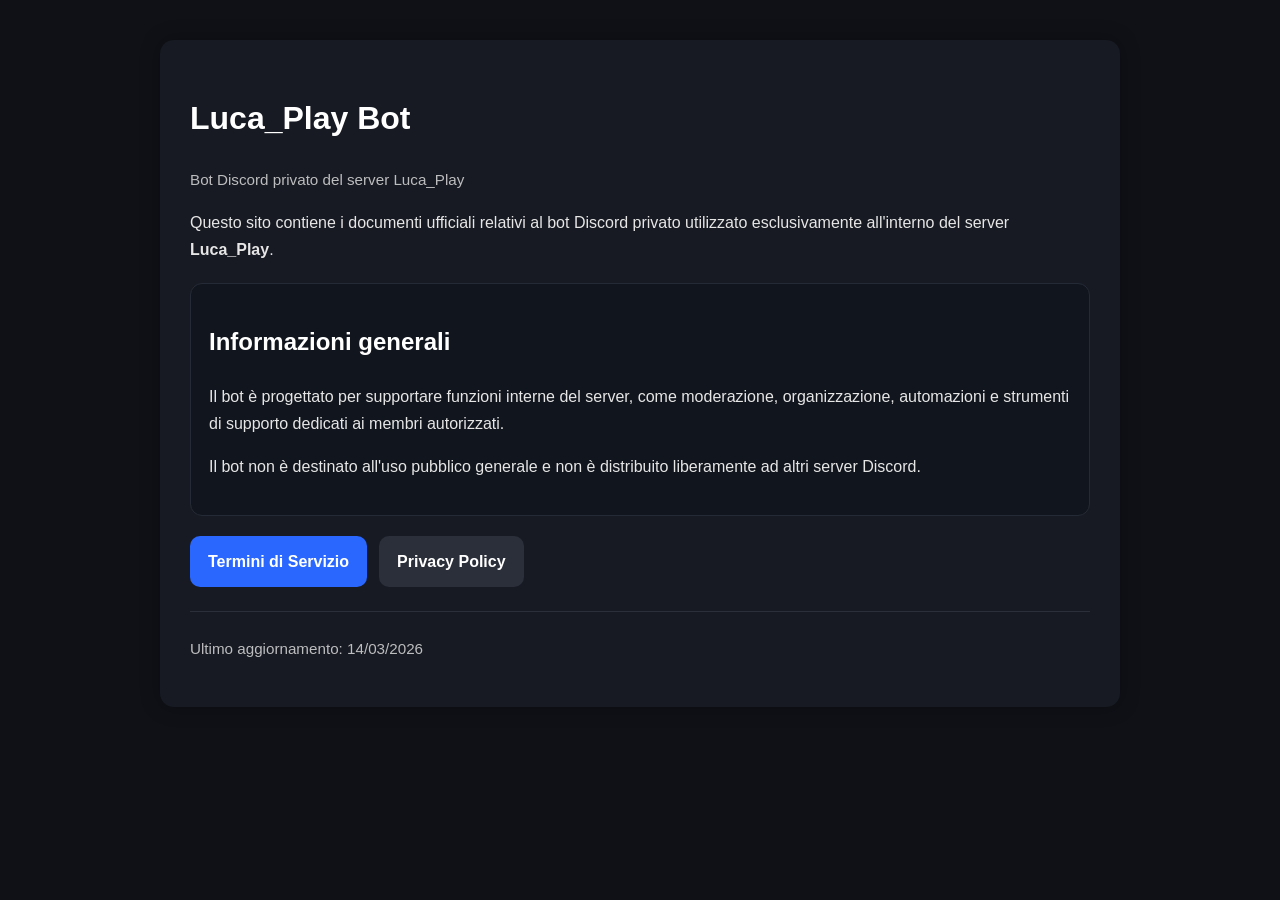
<file: index.html>
<!DOCTYPE html>
<html lang="it">
<head>
  <meta charset="UTF-8" />
  <meta name="viewport" content="width=device-width, initial-scale=1.0" />
  <title>Luca_Play Bot</title>
  <link rel="stylesheet" href="styles.css" />
</head>
<body>
  <div class="container">
    <h1>Luca_Play Bot</h1>
    <p class="small">Bot Discord privato del server Luca_Play</p>

    <p>
      Questo sito contiene i documenti ufficiali relativi al bot Discord privato
      utilizzato esclusivamente all'interno del server <strong>Luca_Play</strong>.
    </p>

    <div class="card">
      <h2>Informazioni generali</h2>
      <p>
        Il bot è progettato per supportare funzioni interne del server, come moderazione,
        organizzazione, automazioni e strumenti di supporto dedicati ai membri autorizzati.
      </p>
      <p>
        Il bot non è destinato all'uso pubblico generale e non è distribuito liberamente
        ad altri server Discord.
      </p>
    </div>

    <div class="button-row">
      <a class="button" href="terms.html">Termini di Servizio</a>
      <a class="button secondary" href="privacy.html">Privacy Policy</a>
    </div>

    <hr>

    <p class="small">
      Ultimo aggiornamento: 14/03/2026
    </p>
  </div>
</body>
</html>
</file>
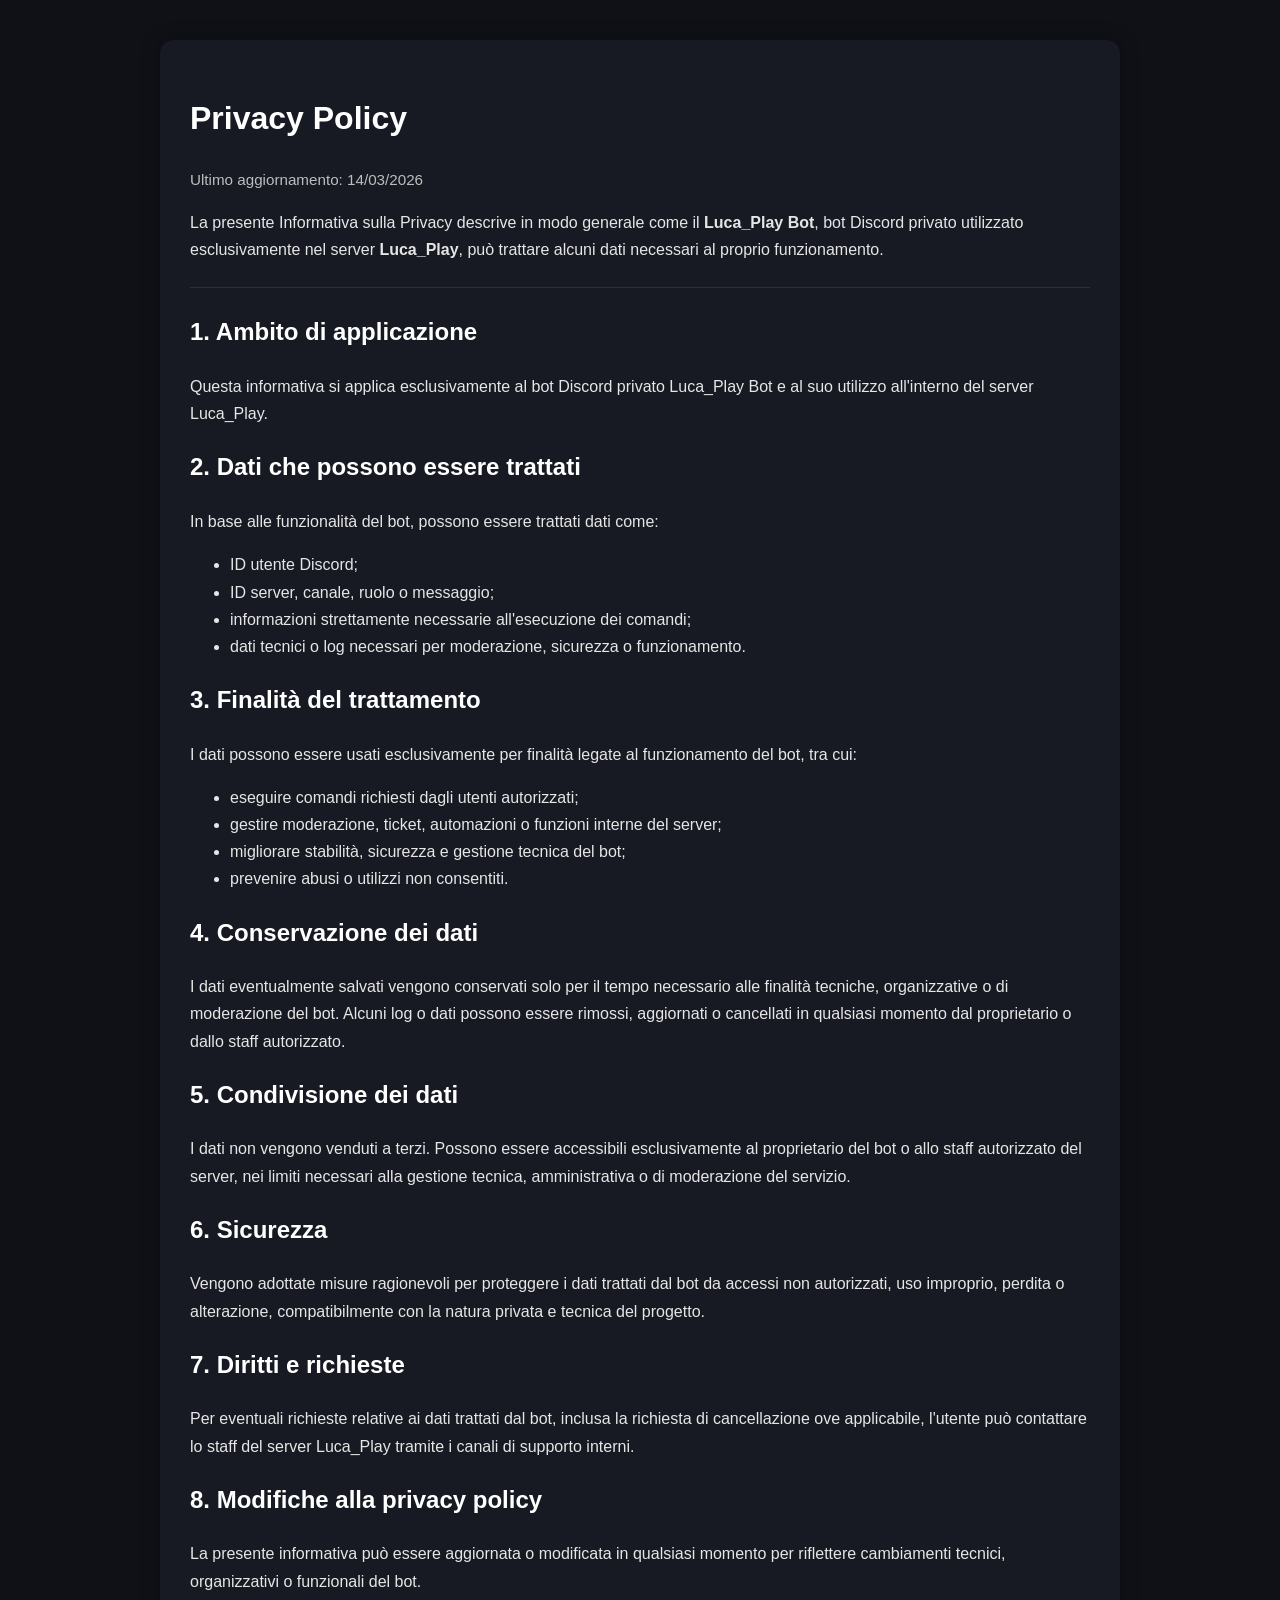
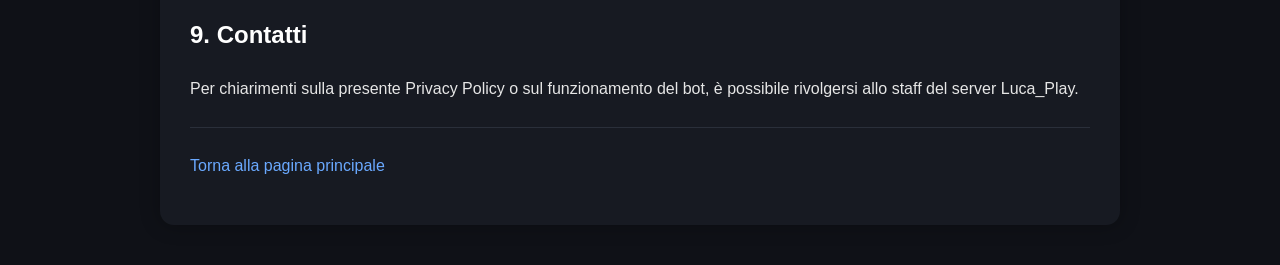
<file: privacy.html>
<!DOCTYPE html>
<html lang="it">
<head>
  <meta charset="UTF-8" />
  <meta name="viewport" content="width=device-width, initial-scale=1.0" />
  <title>Privacy Policy - Luca_Play Bot</title>
  <link rel="stylesheet" href="styles.css" />
</head>
<body>
  <div class="container">
    <h1>Privacy Policy</h1>
    <p class="small">Ultimo aggiornamento: 14/03/2026</p>

    <p>
      La presente Informativa sulla Privacy descrive in modo generale come il
      <strong>Luca_Play Bot</strong>, bot Discord privato utilizzato esclusivamente
      nel server <strong>Luca_Play</strong>, può trattare alcuni dati necessari
      al proprio funzionamento.
    </p>

    <hr>

    <h2>1. Ambito di applicazione</h2>
    <p>
      Questa informativa si applica esclusivamente al bot Discord privato Luca_Play Bot
      e al suo utilizzo all'interno del server Luca_Play.
    </p>

    <h2>2. Dati che possono essere trattati</h2>
    <p>In base alle funzionalità del bot, possono essere trattati dati come:</p>
    <ul>
      <li>ID utente Discord;</li>
      <li>ID server, canale, ruolo o messaggio;</li>
      <li>informazioni strettamente necessarie all'esecuzione dei comandi;</li>
      <li>dati tecnici o log necessari per moderazione, sicurezza o funzionamento.</li>
    </ul>

    <h2>3. Finalità del trattamento</h2>
    <p>I dati possono essere usati esclusivamente per finalità legate al funzionamento del bot, tra cui:</p>
    <ul>
      <li>eseguire comandi richiesti dagli utenti autorizzati;</li>
      <li>gestire moderazione, ticket, automazioni o funzioni interne del server;</li>
      <li>migliorare stabilità, sicurezza e gestione tecnica del bot;</li>
      <li>prevenire abusi o utilizzi non consentiti.</li>
    </ul>

    <h2>4. Conservazione dei dati</h2>
    <p>
      I dati eventualmente salvati vengono conservati solo per il tempo necessario alle
      finalità tecniche, organizzative o di moderazione del bot. Alcuni log o dati possono
      essere rimossi, aggiornati o cancellati in qualsiasi momento dal proprietario o dallo staff autorizzato.
    </p>

    <h2>5. Condivisione dei dati</h2>
    <p>
      I dati non vengono venduti a terzi. Possono essere accessibili esclusivamente al
      proprietario del bot o allo staff autorizzato del server, nei limiti necessari alla
      gestione tecnica, amministrativa o di moderazione del servizio.
    </p>

    <h2>6. Sicurezza</h2>
    <p>
      Vengono adottate misure ragionevoli per proteggere i dati trattati dal bot da accessi
      non autorizzati, uso improprio, perdita o alterazione, compatibilmente con la natura
      privata e tecnica del progetto.
    </p>

    <h2>7. Diritti e richieste</h2>
    <p>
      Per eventuali richieste relative ai dati trattati dal bot, inclusa la richiesta di
      cancellazione ove applicabile, l'utente può contattare lo staff del server Luca_Play
      tramite i canali di supporto interni.
    </p>

    <h2>8. Modifiche alla privacy policy</h2>
    <p>
      La presente informativa può essere aggiornata o modificata in qualsiasi momento per
      riflettere cambiamenti tecnici, organizzativi o funzionali del bot.
    </p>

    <h2>9. Contatti</h2>
    <p>
      Per chiarimenti sulla presente Privacy Policy o sul funzionamento del bot, è possibile
      rivolgersi allo staff del server Luca_Play.
    </p>

    <hr>

    <p>
      <a href="index.html">Torna alla pagina principale</a>
    </p>
  </div>
</body>
</html>
</file>
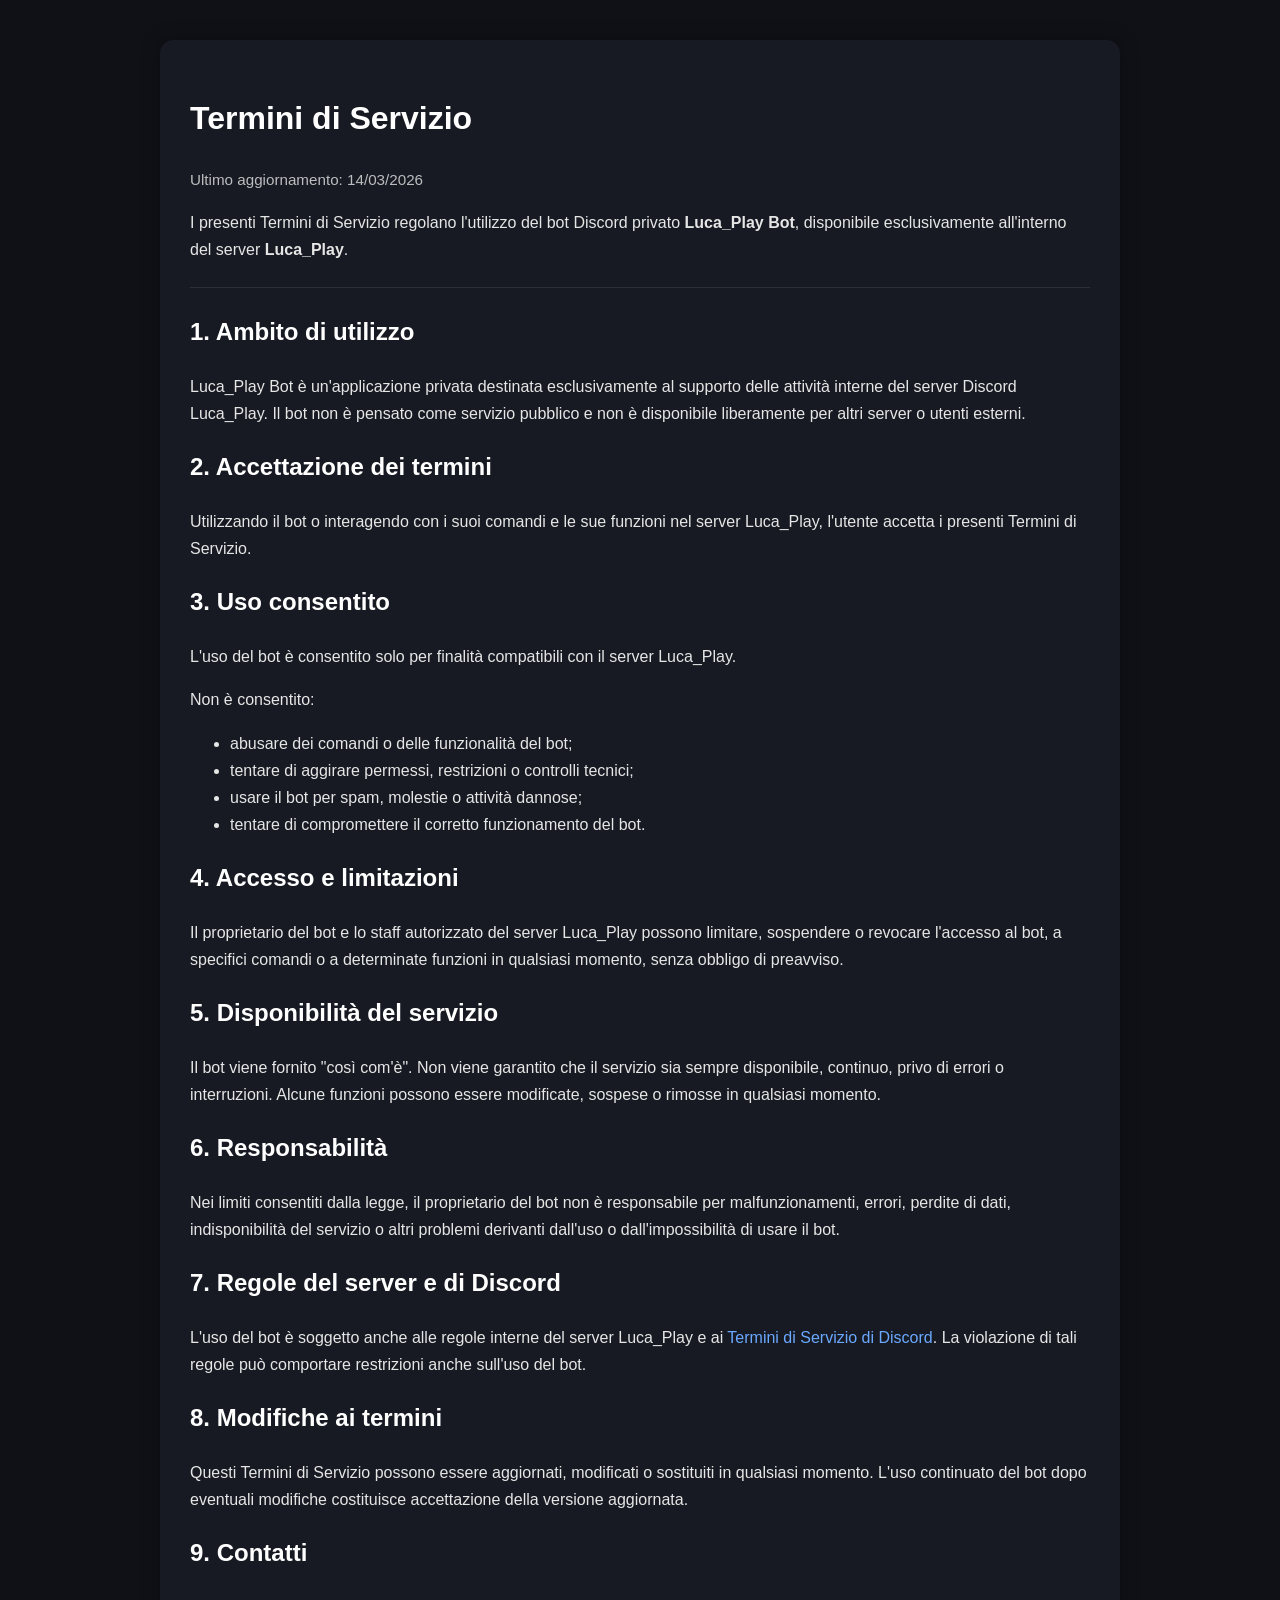
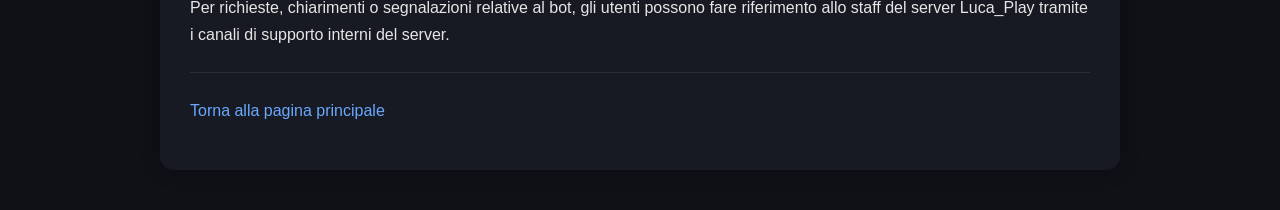
<file: terms.html>
<!DOCTYPE html>
<html lang="it">
<head>
  <meta charset="UTF-8" />
  <meta name="viewport" content="width=device-width, initial-scale=1.0" />
  <title>Termini di Servizio - Luca_Play Bot</title>
  <link rel="stylesheet" href="styles.css" />
</head>
<body>
  <div class="container">
    <h1>Termini di Servizio</h1>
    <p class="small">Ultimo aggiornamento: 14/03/2026</p>

    <p>
      I presenti Termini di Servizio regolano l'utilizzo del bot Discord privato
      <strong>Luca_Play Bot</strong>, disponibile esclusivamente all'interno del server
      <strong>Luca_Play</strong>.
    </p>

    <hr>

    <h2>1. Ambito di utilizzo</h2>
    <p>
      Luca_Play Bot è un'applicazione privata destinata esclusivamente al supporto delle
      attività interne del server Discord Luca_Play. Il bot non è pensato come servizio
      pubblico e non è disponibile liberamente per altri server o utenti esterni.
    </p>

    <h2>2. Accettazione dei termini</h2>
    <p>
      Utilizzando il bot o interagendo con i suoi comandi e le sue funzioni nel server
      Luca_Play, l'utente accetta i presenti Termini di Servizio.
    </p>

    <h2>3. Uso consentito</h2>
    <p>L'uso del bot è consentito solo per finalità compatibili con il server Luca_Play.</p>
    <p>Non è consentito:</p>
    <ul>
      <li>abusare dei comandi o delle funzionalità del bot;</li>
      <li>tentare di aggirare permessi, restrizioni o controlli tecnici;</li>
      <li>usare il bot per spam, molestie o attività dannose;</li>
      <li>tentare di compromettere il corretto funzionamento del bot.</li>
    </ul>

    <h2>4. Accesso e limitazioni</h2>
    <p>
      Il proprietario del bot e lo staff autorizzato del server Luca_Play possono limitare,
      sospendere o revocare l'accesso al bot, a specifici comandi o a determinate funzioni
      in qualsiasi momento, senza obbligo di preavviso.
    </p>

    <h2>5. Disponibilità del servizio</h2>
    <p>
      Il bot viene fornito "così com'è". Non viene garantito che il servizio sia sempre
      disponibile, continuo, privo di errori o interruzioni. Alcune funzioni possono essere
      modificate, sospese o rimosse in qualsiasi momento.
    </p>

    <h2>6. Responsabilità</h2>
    <p>
      Nei limiti consentiti dalla legge, il proprietario del bot non è responsabile per
      malfunzionamenti, errori, perdite di dati, indisponibilità del servizio o altri
      problemi derivanti dall'uso o dall'impossibilità di usare il bot.
    </p>

    <h2>7. Regole del server e di Discord</h2>
    <p>
      L'uso del bot è soggetto anche alle regole interne del server Luca_Play e ai
      <a href="https://discord.com/terms" target="_blank" rel="noopener noreferrer">Termini di Servizio di Discord</a>.
      La violazione di tali regole può comportare restrizioni anche sull'uso del bot.
    </p>

    <h2>8. Modifiche ai termini</h2>
    <p>
      Questi Termini di Servizio possono essere aggiornati, modificati o sostituiti in
      qualsiasi momento. L'uso continuato del bot dopo eventuali modifiche costituisce
      accettazione della versione aggiornata.
    </p>

    <h2>9. Contatti</h2>
    <p>
      Per richieste, chiarimenti o segnalazioni relative al bot, gli utenti possono fare
      riferimento allo staff del server Luca_Play tramite i canali di supporto interni del server.
    </p>

    <hr>

    <p>
      <a href="index.html">Torna alla pagina principale</a>
    </p>
  </div>
</body>
</html>
</file>
<file: styles.css>
body {
  font-family: Arial, sans-serif;
  margin: 0;
  padding: 0;
  background: #0f1117;
  color: #f1f1f1;
  line-height: 1.7;
}

.container {
  max-width: 900px;
  margin: 40px auto;
  padding: 30px;
  background: #171a22;
  border-radius: 14px;
  box-shadow: 0 0 20px rgba(0, 0, 0, 0.3);
}

h1, h2 {
  color: #ffffff;
}

p, li {
  color: #e6e6e6;
}

a {
  color: #6aa9ff;
  text-decoration: none;
}

a:hover {
  text-decoration: underline;
}

.small {
  opacity: 0.8;
  font-size: 0.95em;
}

hr {
  border: none;
  border-top: 1px solid #2a2f3a;
  margin: 24px 0;
}

.button-row {
  display: flex;
  gap: 12px;
  flex-wrap: wrap;
  margin-top: 20px;
}

.button {
  display: inline-block;
  padding: 12px 18px;
  background: #2a67ff;
  color: white;
  border-radius: 10px;
  font-weight: bold;
}

.button.secondary {
  background: #2b2f3a;
}

.card {
  background: #11151d;
  border: 1px solid #252b36;
  border-radius: 12px;
  padding: 18px;
  margin-top: 20px;
}
</file>
